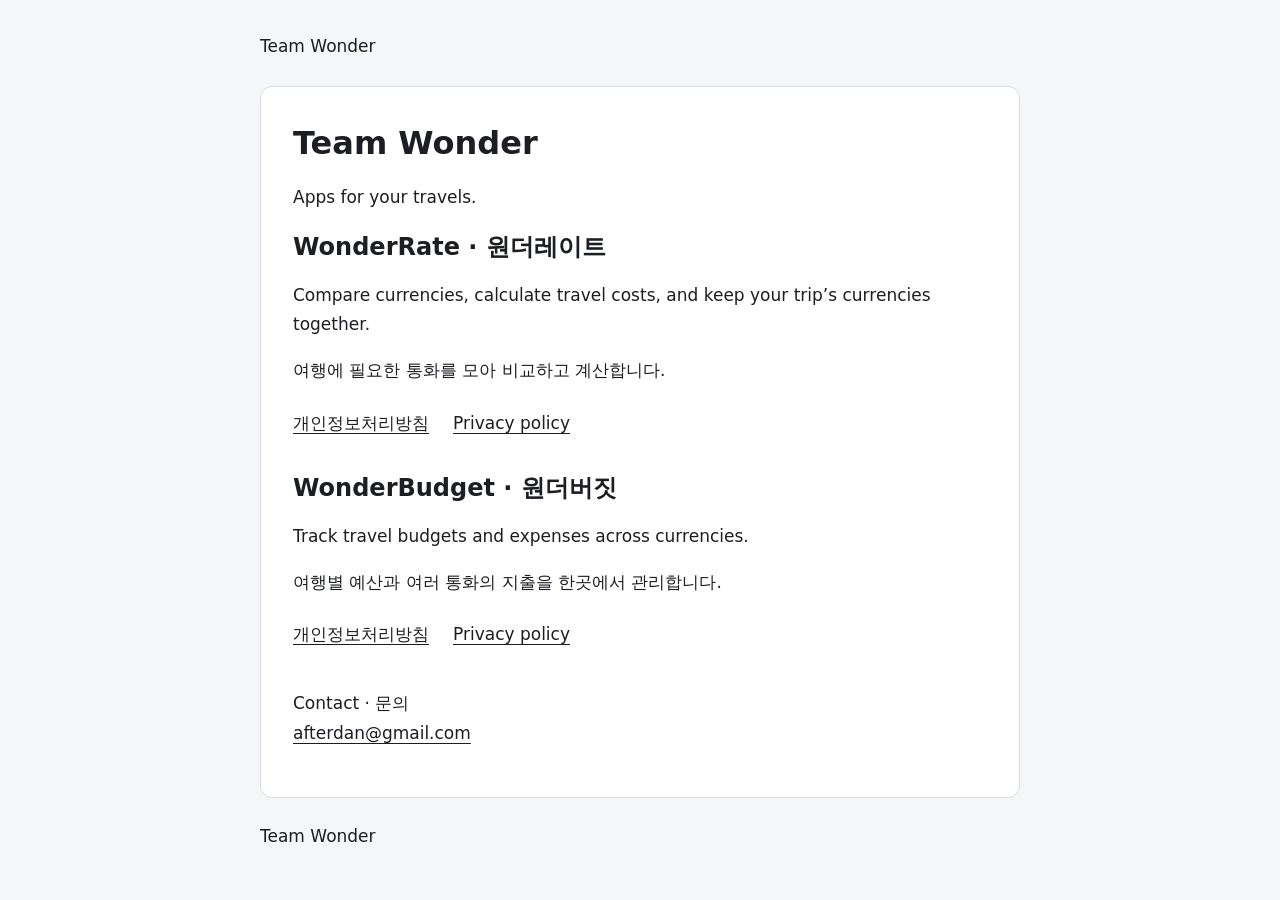
<file: index.html>
<!doctype html>
<html lang="en"><head><meta charset="utf-8"><meta name="viewport" content="width=device-width, initial-scale=1"><meta name="description" content="Team Wonder — travel apps, privacy policies, and contact."><title>Team Wonder</title><link rel="stylesheet" href="style.css"></head><body><header>Team Wonder</header><main><h1>Team Wonder</h1><p>Apps for your travels.</p><h2>WonderRate · 원더레이트</h2><p>Compare currencies, calculate travel costs, and keep your trip’s currencies together.</p><p lang="ko">여행에 필요한 통화를 모아 비교하고 계산합니다.</p><nav aria-label="WonderRate privacy policy"><a href="wonderrate/privacy/#ko" lang="ko">개인정보처리방침</a><a href="wonderrate/privacy/#en">Privacy policy</a></nav><h2>WonderBudget · 원더버짓</h2><p>Track travel budgets and expenses across currencies.</p><p lang="ko">여행별 예산과 여러 통화의 지출을 한곳에서 관리합니다.</p><nav aria-label="WonderBudget privacy policy"><a href="wonderbudget/privacy/#ko" lang="ko">개인정보처리방침</a><a href="wonderbudget/privacy/#en">Privacy policy</a></nav><p class="contact">Contact · 문의<br><a href="mailto:afterdan@gmail.com">afterdan@gmail.com</a></p></main><footer>Team Wonder</footer></body></html>
</file>
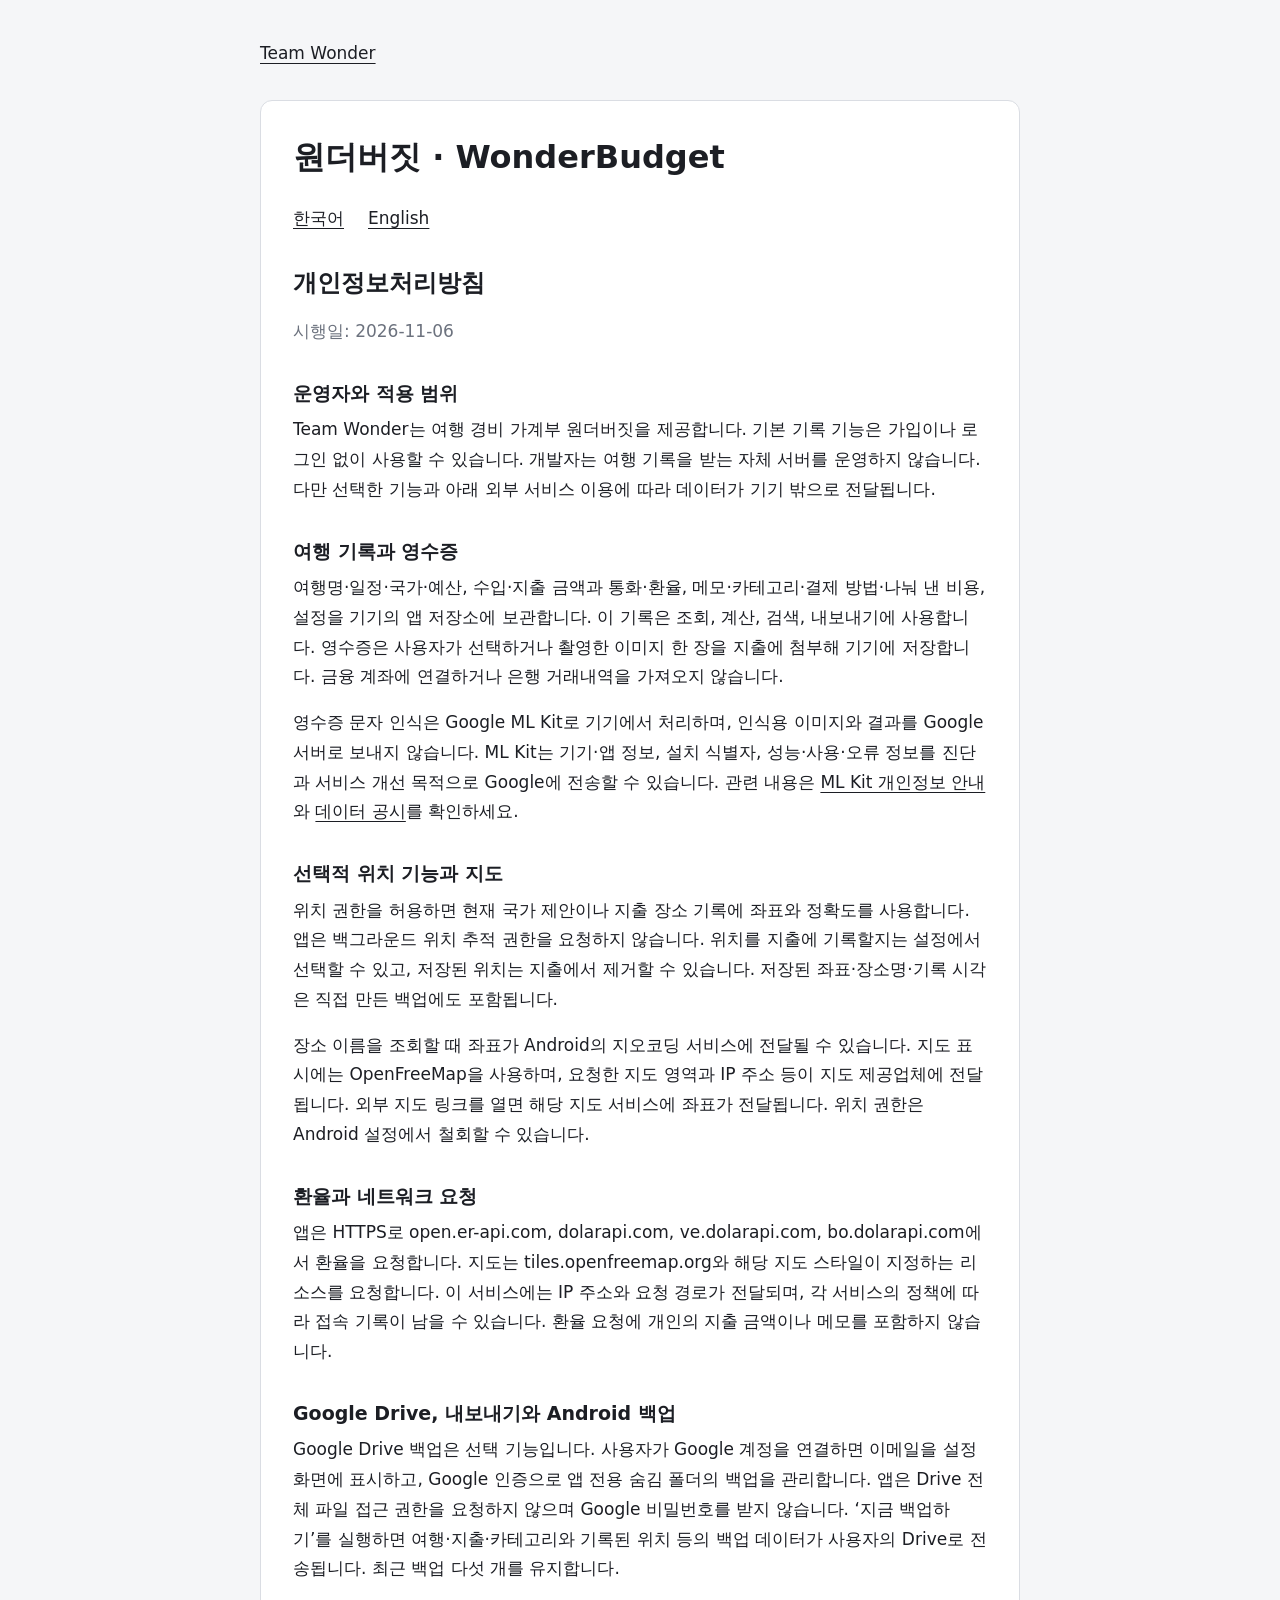
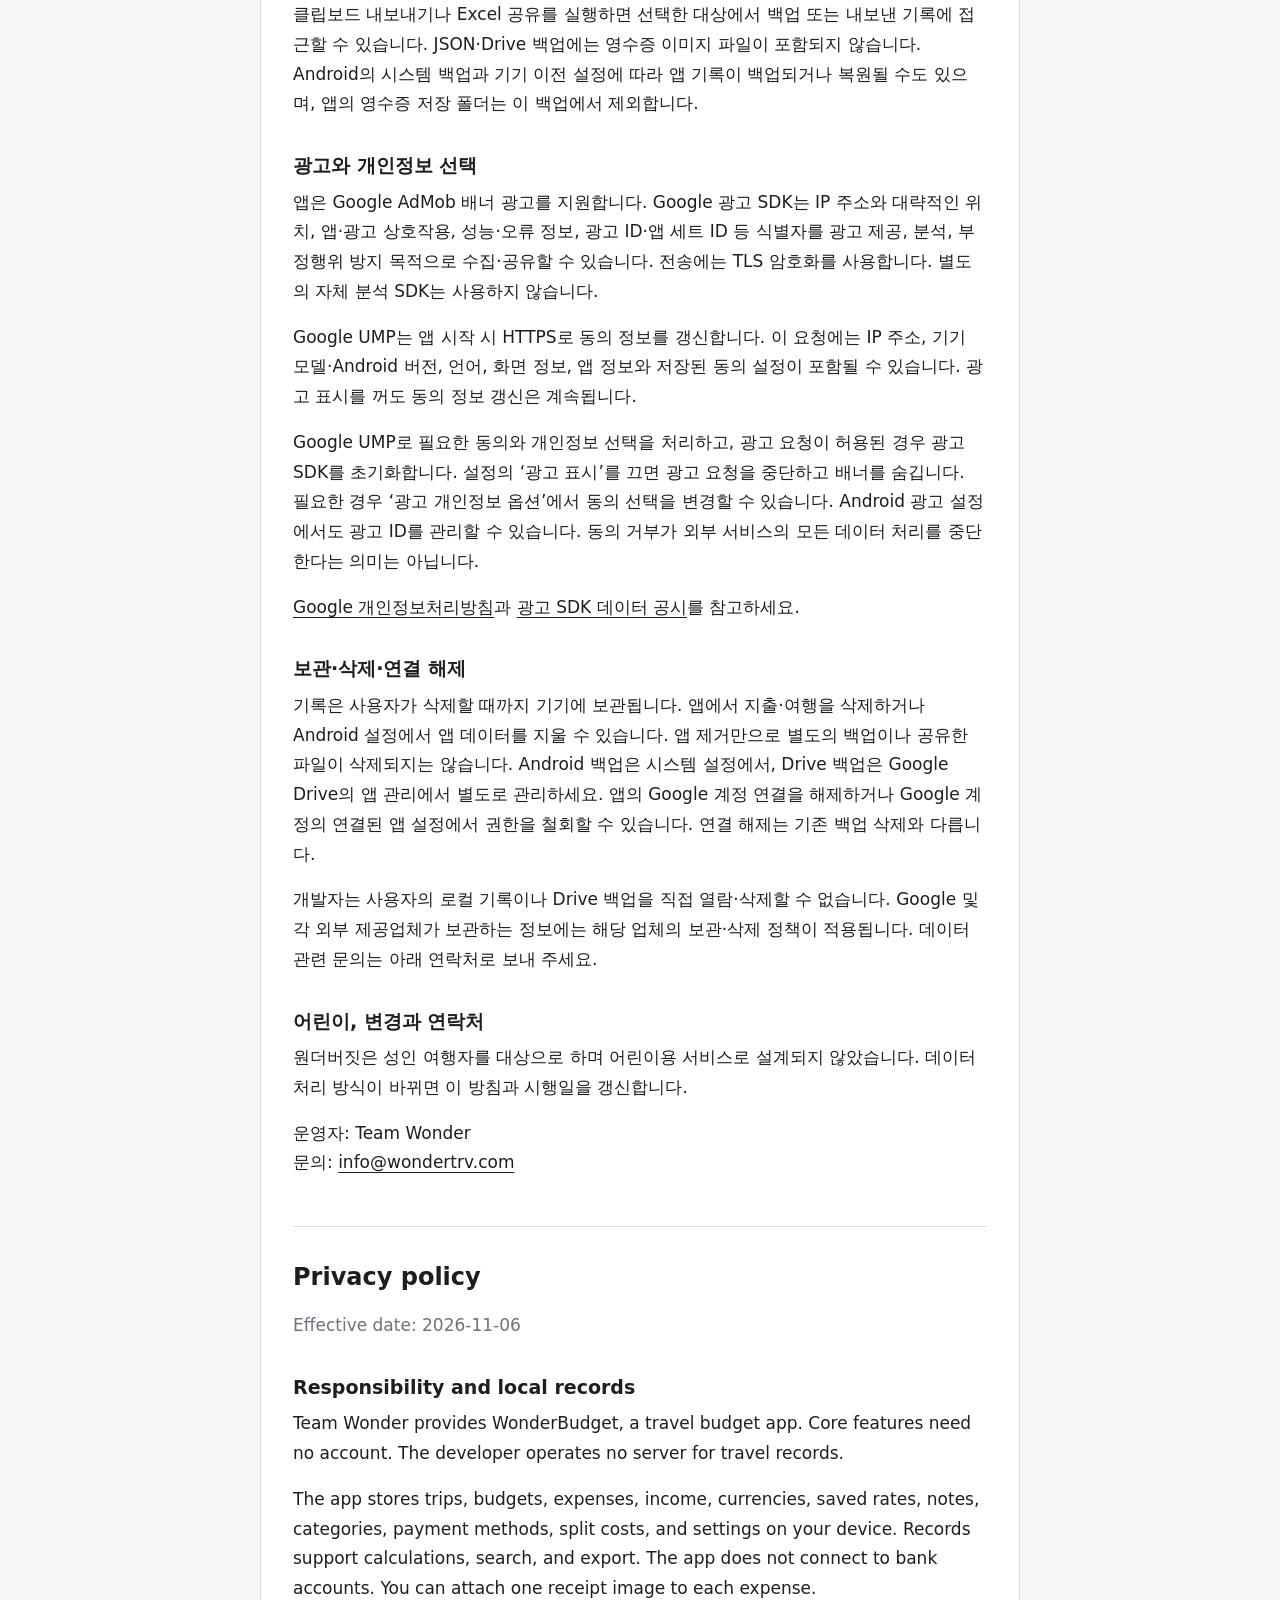
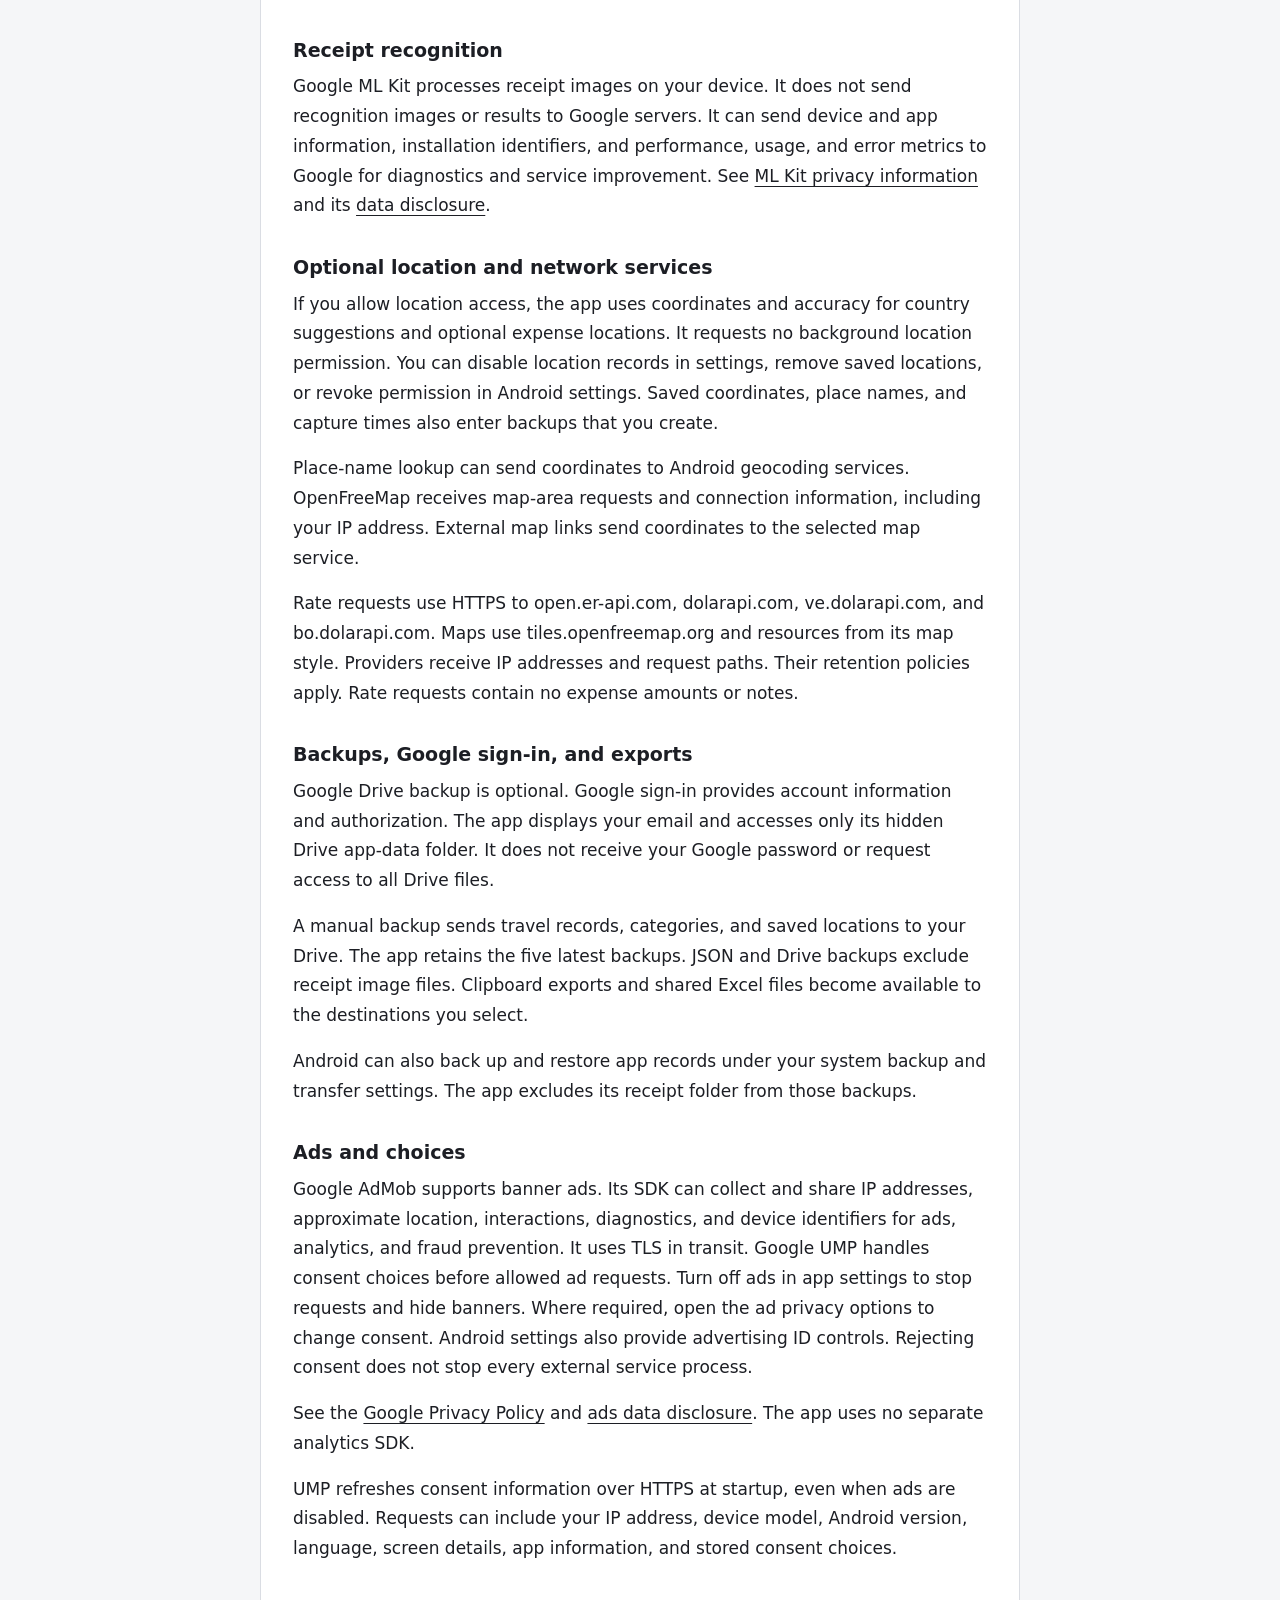
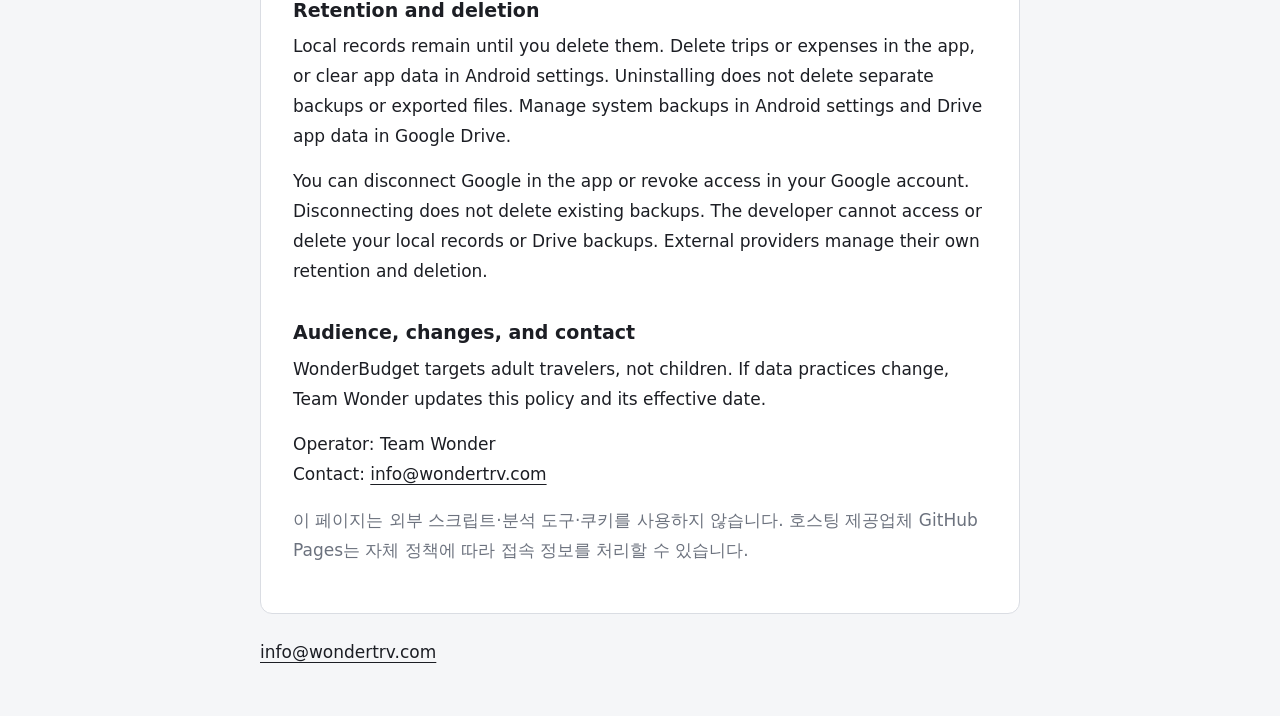
<file: wonderbudget/privacy/index.html>
<!doctype html>
<html lang="ko">
<head>
  <meta charset="utf-8">
  <meta name="viewport" content="width=device-width, initial-scale=1">
  <meta name="description" content="원더버짓(WonderBudget)의 개인정보처리방침과 데이터 관리 안내입니다.">
  <title>WonderBudget — 개인정보처리방침 / Privacy policy</title>
  <link rel="stylesheet" href="../../style.css">
</head>
<body>
<header><a href="../../">Team Wonder</a></header>
<main>
  <h1>원더버짓 · WonderBudget</h1>
  <nav aria-label="Language / 언어"><a href="#ko" lang="ko">한국어</a><a href="#en" lang="en">English</a></nav>
  <article id="ko" lang="ko" aria-labelledby="ko-title">
    <h2 id="ko-title">개인정보처리방침</h2>
    <p class="meta">시행일: <time datetime="2026-11-06">2026-11-06</time></p>
    <h3>운영자와 적용 범위</h3>
    <p>Team Wonder는 여행 경비 가계부 원더버짓을 제공합니다. 기본 기록 기능은 가입이나 로그인 없이 사용할 수 있습니다. 개발자는 여행 기록을 받는 자체 서버를 운영하지 않습니다. 다만 선택한 기능과 아래 외부 서비스 이용에 따라 데이터가 기기 밖으로 전달됩니다.</p>
    <h3>여행 기록과 영수증</h3>
    <p>여행명·일정·국가·예산, 수입·지출 금액과 통화·환율, 메모·카테고리·결제 방법·나눠 낸 비용, 설정을 기기의 앱 저장소에 보관합니다. 이 기록은 조회, 계산, 검색, 내보내기에 사용합니다. 영수증은 사용자가 선택하거나 촬영한 이미지 한 장을 지출에 첨부해 기기에 저장합니다. 금융 계좌에 연결하거나 은행 거래내역을 가져오지 않습니다.</p>
    <p>영수증 문자 인식은 Google ML Kit로 기기에서 처리하며, 인식용 이미지와 결과를 Google 서버로 보내지 않습니다. ML Kit는 기기·앱 정보, 설치 식별자, 성능·사용·오류 정보를 진단과 서비스 개선 목적으로 Google에 전송할 수 있습니다. 관련 내용은 <a href="https://developers.google.com/ml-kit/terms">ML Kit 개인정보 안내</a>와 <a href="https://developers.google.com/ml-kit/android-data-disclosure">데이터 공시</a>를 확인하세요.</p>
    <h3>선택적 위치 기능과 지도</h3>
    <p>위치 권한을 허용하면 현재 국가 제안이나 지출 장소 기록에 좌표와 정확도를 사용합니다. 앱은 백그라운드 위치 추적 권한을 요청하지 않습니다. 위치를 지출에 기록할지는 설정에서 선택할 수 있고, 저장된 위치는 지출에서 제거할 수 있습니다. 저장된 좌표·장소명·기록 시각은 직접 만든 백업에도 포함됩니다.</p>
    <p>장소 이름을 조회할 때 좌표가 Android의 지오코딩 서비스에 전달될 수 있습니다. 지도 표시에는 OpenFreeMap을 사용하며, 요청한 지도 영역과 IP 주소 등이 지도 제공업체에 전달됩니다. 외부 지도 링크를 열면 해당 지도 서비스에 좌표가 전달됩니다. 위치 권한은 Android 설정에서 철회할 수 있습니다.</p>
    <h3>환율과 네트워크 요청</h3>
    <p>앱은 HTTPS로 open.er-api.com, dolarapi.com, ve.dolarapi.com, bo.dolarapi.com에서 환율을 요청합니다. 지도는 tiles.openfreemap.org와 해당 지도 스타일이 지정하는 리소스를 요청합니다. 이 서비스에는 IP 주소와 요청 경로가 전달되며, 각 서비스의 정책에 따라 접속 기록이 남을 수 있습니다. 환율 요청에 개인의 지출 금액이나 메모를 포함하지 않습니다.</p>
    <h3>Google Drive, 내보내기와 Android 백업</h3>
    <p>Google Drive 백업은 선택 기능입니다. 사용자가 Google 계정을 연결하면 이메일을 설정 화면에 표시하고, Google 인증으로 앱 전용 숨김 폴더의 백업을 관리합니다. 앱은 Drive 전체 파일 접근 권한을 요청하지 않으며 Google 비밀번호를 받지 않습니다. ‘지금 백업하기’를 실행하면 여행·지출·카테고리와 기록된 위치 등의 백업 데이터가 사용자의 Drive로 전송됩니다. 최근 백업 다섯 개를 유지합니다.</p>
    <p>클립보드 내보내기나 Excel 공유를 실행하면 선택한 대상에서 백업 또는 내보낸 기록에 접근할 수 있습니다. JSON·Drive 백업에는 영수증 이미지 파일이 포함되지 않습니다. Android의 시스템 백업과 기기 이전 설정에 따라 앱 기록이 백업되거나 복원될 수도 있으며, 앱의 영수증 저장 폴더는 이 백업에서 제외합니다.</p>
    <h3>광고와 개인정보 선택</h3>
    <p>앱은 Google AdMob 배너 광고를 지원합니다. Google 광고 SDK는 IP 주소와 대략적인 위치, 앱·광고 상호작용, 성능·오류 정보, 광고 ID·앱 세트 ID 등 식별자를 광고 제공, 분석, 부정행위 방지 목적으로 수집·공유할 수 있습니다. 전송에는 TLS 암호화를 사용합니다. 별도의 자체 분석 SDK는 사용하지 않습니다.</p>
    <p>Google UMP는 앱 시작 시 HTTPS로 동의 정보를 갱신합니다. 이 요청에는 IP 주소, 기기 모델·Android 버전, 언어, 화면 정보, 앱 정보와 저장된 동의 설정이 포함될 수 있습니다. 광고 표시를 꺼도 동의 정보 갱신은 계속됩니다.</p>
    <p>Google UMP로 필요한 동의와 개인정보 선택을 처리하고, 광고 요청이 허용된 경우 광고 SDK를 초기화합니다. 설정의 ‘광고 표시’를 끄면 광고 요청을 중단하고 배너를 숨깁니다. 필요한 경우 ‘광고 개인정보 옵션’에서 동의 선택을 변경할 수 있습니다. Android 광고 설정에서도 광고 ID를 관리할 수 있습니다. 동의 거부가 외부 서비스의 모든 데이터 처리를 중단한다는 의미는 아닙니다.</p>
    <p><a href="https://policies.google.com/privacy?hl=ko">Google 개인정보처리방침</a>과 <a href="https://developers.google.com/admob/android/privacy/play-data-disclosure?hl=ko">광고 SDK 데이터 공시</a>를 참고하세요.</p>
    <h3>보관·삭제·연결 해제</h3>
    <p>기록은 사용자가 삭제할 때까지 기기에 보관됩니다. 앱에서 지출·여행을 삭제하거나 Android 설정에서 앱 데이터를 지울 수 있습니다. 앱 제거만으로 별도의 백업이나 공유한 파일이 삭제되지는 않습니다. Android 백업은 시스템 설정에서, Drive 백업은 Google Drive의 앱 관리에서 별도로 관리하세요. 앱의 Google 계정 연결을 해제하거나 Google 계정의 연결된 앱 설정에서 권한을 철회할 수 있습니다. 연결 해제는 기존 백업 삭제와 다릅니다.</p>
    <p>개발자는 사용자의 로컬 기록이나 Drive 백업을 직접 열람·삭제할 수 없습니다. Google 및 각 외부 제공업체가 보관하는 정보에는 해당 업체의 보관·삭제 정책이 적용됩니다. 데이터 관련 문의는 아래 연락처로 보내 주세요.</p>
    <h3>어린이, 변경과 연락처</h3>
    <p>원더버짓은 성인 여행자를 대상으로 하며 어린이용 서비스로 설계되지 않았습니다. 데이터 처리 방식이 바뀌면 이 방침과 시행일을 갱신합니다.</p>
    <p>운영자: Team Wonder<br>문의: <a href="mailto:info@wondertrv.com">info@wondertrv.com</a></p>
  </article>
  <article id="en" lang="en" aria-labelledby="en-title">
    <h2 id="en-title">Privacy policy</h2>
    <p class="meta">Effective date: <time datetime="2026-11-06">2026-11-06</time></p>
    <h3>Responsibility and local records</h3>
    <p>Team Wonder provides WonderBudget, a travel budget app. Core features need no account. The developer operates no server for travel records.</p>
    <p>The app stores trips, budgets, expenses, income, currencies, saved rates, notes, categories, payment methods, split costs, and settings on your device. Records support calculations, search, and export. The app does not connect to bank accounts. You can attach one receipt image to each expense.</p>
    <h3>Receipt recognition</h3>
    <p>Google ML Kit processes receipt images on your device. It does not send recognition images or results to Google servers. It can send device and app information, installation identifiers, and performance, usage, and error metrics to Google for diagnostics and service improvement. See <a href="https://developers.google.com/ml-kit/terms">ML Kit privacy information</a> and its <a href="https://developers.google.com/ml-kit/android-data-disclosure">data disclosure</a>.</p>
    <h3>Optional location and network services</h3>
    <p>If you allow location access, the app uses coordinates and accuracy for country suggestions and optional expense locations. It requests no background location permission. You can disable location records in settings, remove saved locations, or revoke permission in Android settings. Saved coordinates, place names, and capture times also enter backups that you create.</p>
    <p>Place-name lookup can send coordinates to Android geocoding services. OpenFreeMap receives map-area requests and connection information, including your IP address. External map links send coordinates to the selected map service.</p>
    <p>Rate requests use HTTPS to open.er-api.com, dolarapi.com, ve.dolarapi.com, and bo.dolarapi.com. Maps use tiles.openfreemap.org and resources from its map style. Providers receive IP addresses and request paths. Their retention policies apply. Rate requests contain no expense amounts or notes.</p>
    <h3>Backups, Google sign-in, and exports</h3>
    <p>Google Drive backup is optional. Google sign-in provides account information and authorization. The app displays your email and accesses only its hidden Drive app-data folder. It does not receive your Google password or request access to all Drive files.</p>
    <p>A manual backup sends travel records, categories, and saved locations to your Drive. The app retains the five latest backups. JSON and Drive backups exclude receipt image files. Clipboard exports and shared Excel files become available to the destinations you select.</p>
    <p>Android can also back up and restore app records under your system backup and transfer settings. The app excludes its receipt folder from those backups.</p>
    <h3>Ads and choices</h3>
    <p>Google AdMob supports banner ads. Its SDK can collect and share IP addresses, approximate location, interactions, diagnostics, and device identifiers for ads, analytics, and fraud prevention. It uses TLS in transit. Google UMP handles consent choices before allowed ad requests. Turn off ads in app settings to stop requests and hide banners. Where required, open the ad privacy options to change consent. Android settings also provide advertising ID controls. Rejecting consent does not stop every external service process.</p>
    <p>See the <a href="https://policies.google.com/privacy">Google Privacy Policy</a> and <a href="https://developers.google.com/admob/android/privacy/play-data-disclosure">ads data disclosure</a>. The app uses no separate analytics SDK.</p>
    <p>UMP refreshes consent information over HTTPS at startup, even when ads are disabled. Requests can include your IP address, device model, Android version, language, screen details, app information, and stored consent choices.</p>
    <h3>Retention and deletion</h3>
    <p>Local records remain until you delete them. Delete trips or expenses in the app, or clear app data in Android settings. Uninstalling does not delete separate backups or exported files. Manage system backups in Android settings and Drive app data in Google Drive.</p>
    <p>You can disconnect Google in the app or revoke access in your Google account. Disconnecting does not delete existing backups. The developer cannot access or delete your local records or Drive backups. External providers manage their own retention and deletion.</p>
    <h3>Audience, changes, and contact</h3>
    <p>WonderBudget targets adult travelers, not children. If data practices change, Team Wonder updates this policy and its effective date.</p>
    <p>Operator: Team Wonder<br>Contact: <a href="mailto:info@wondertrv.com">info@wondertrv.com</a></p>
  </article>
  <p class="meta">이 페이지는 외부 스크립트·분석 도구·쿠키를 사용하지 않습니다. 호스팅 제공업체 GitHub Pages는 자체 정책에 따라 접속 정보를 처리할 수 있습니다.</p>
</main>
<footer><a href="mailto:info@wondertrv.com">info@wondertrv.com</a></footer>
</body>
</html>
</file>
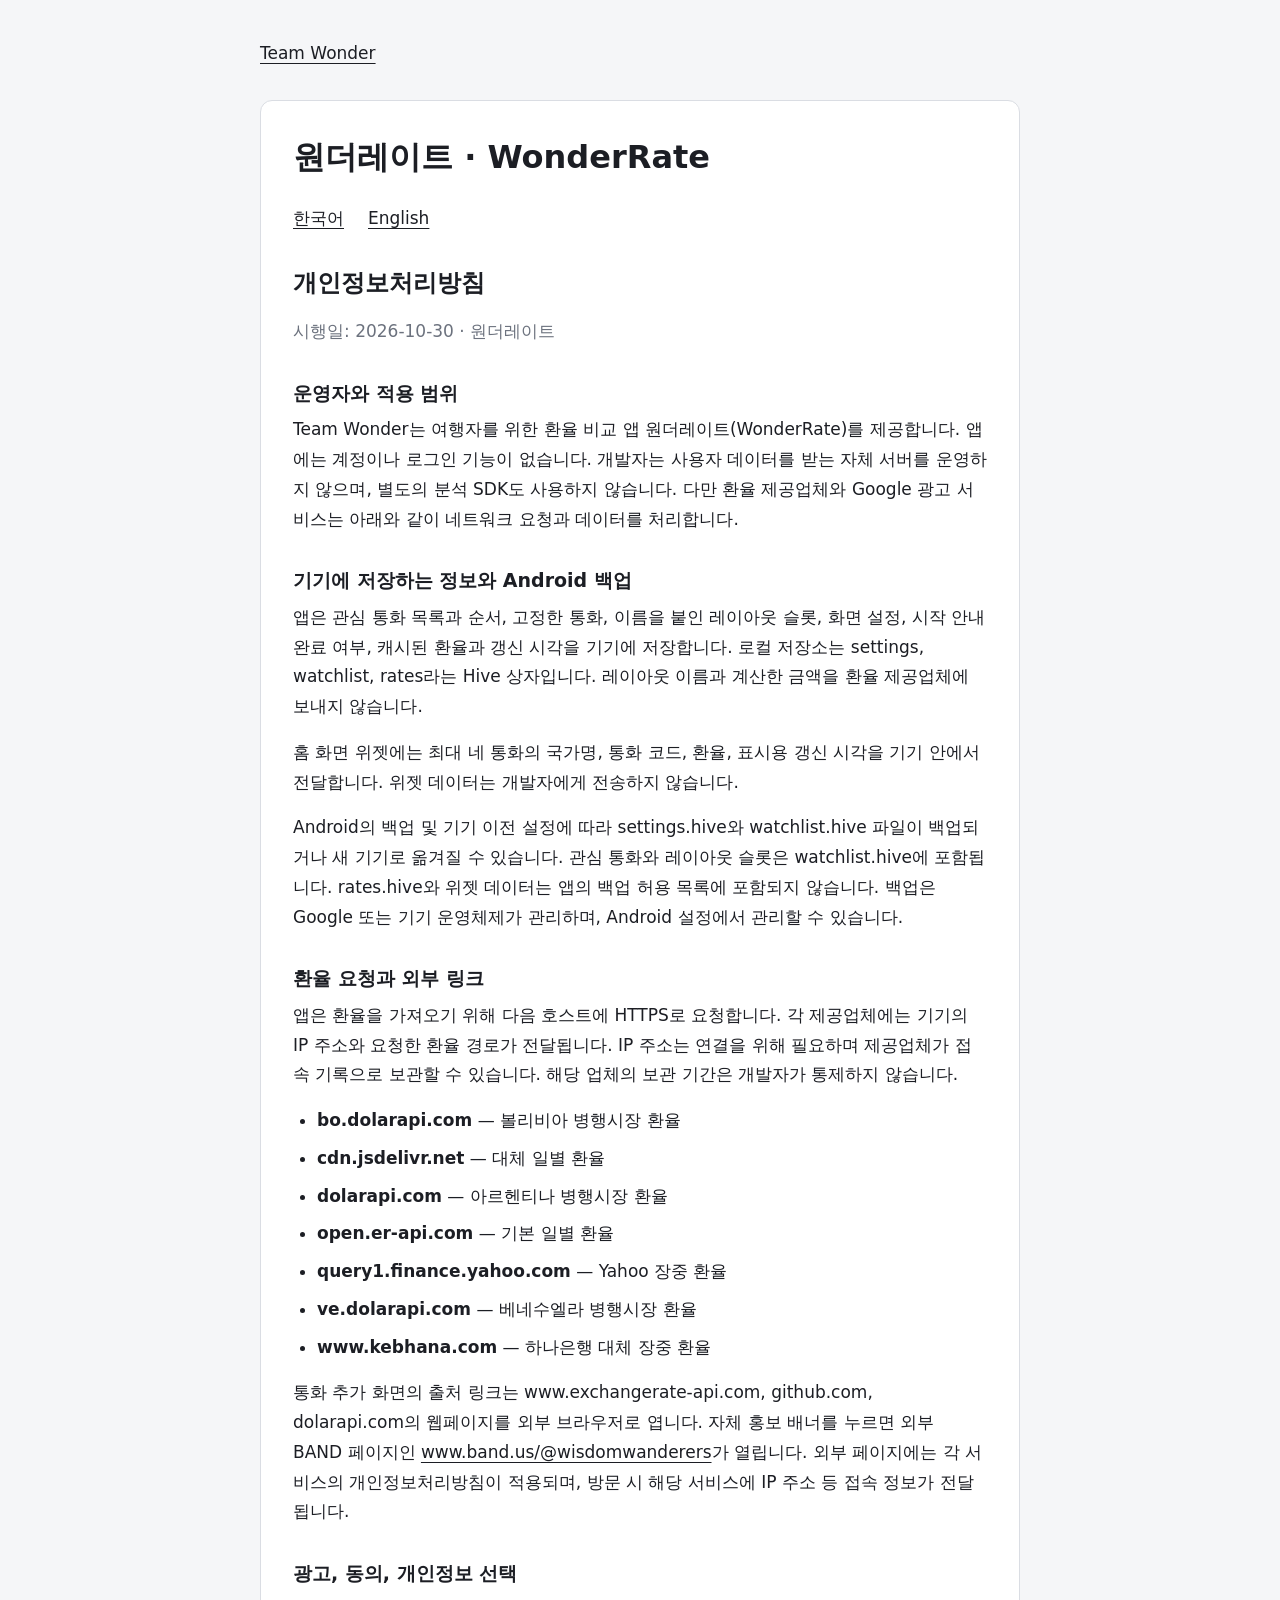
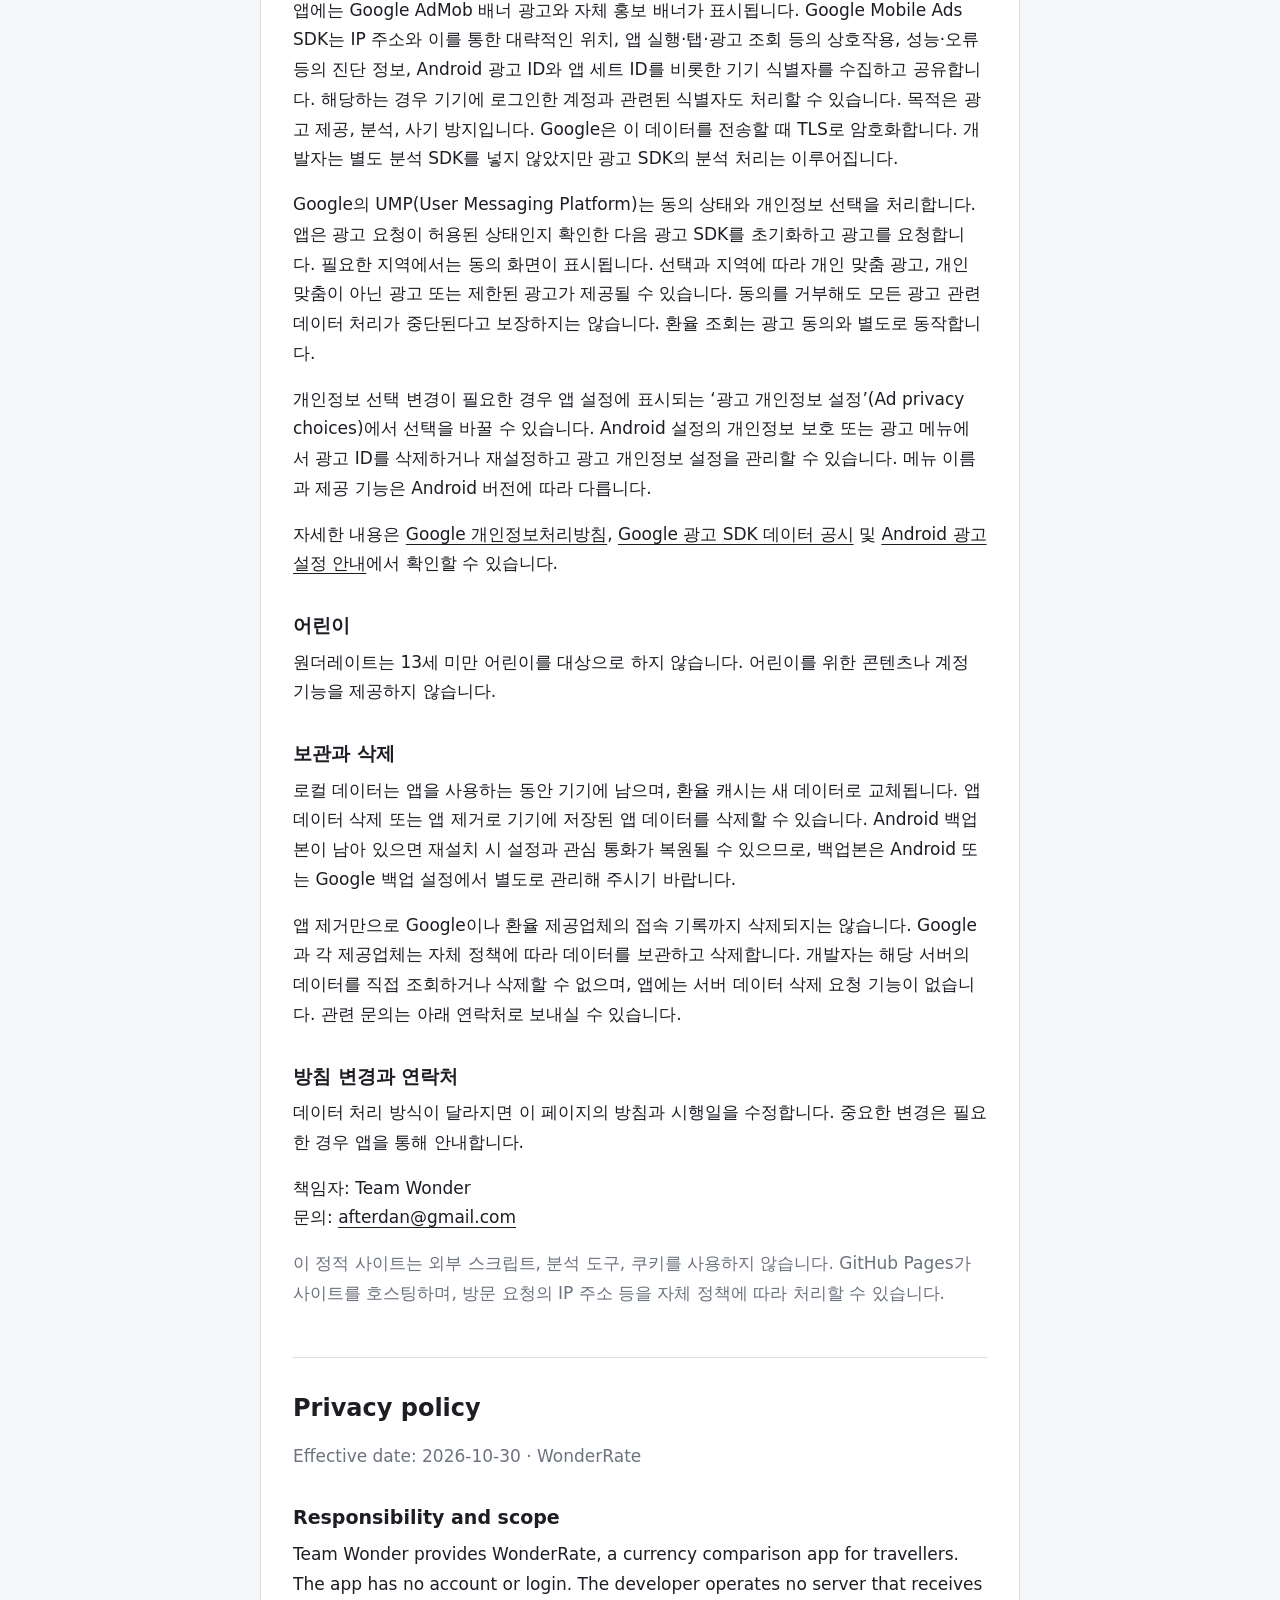
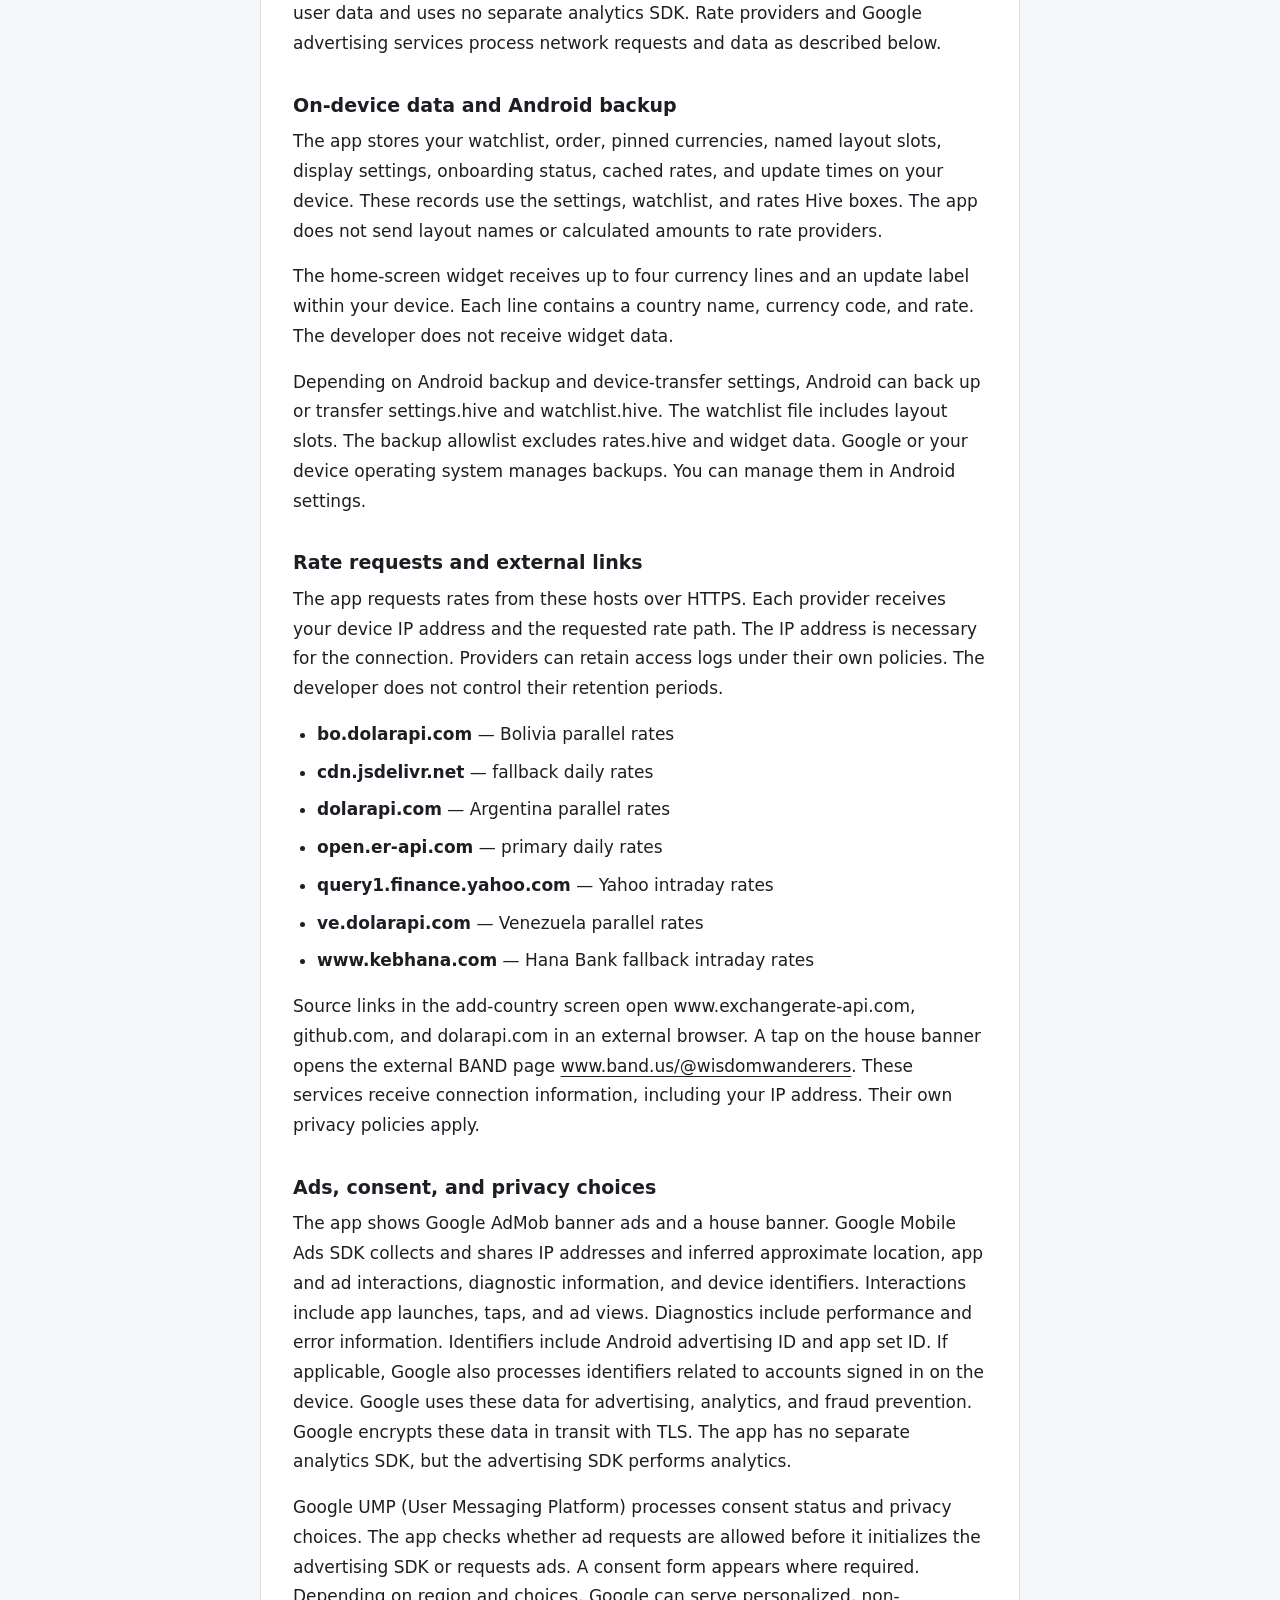
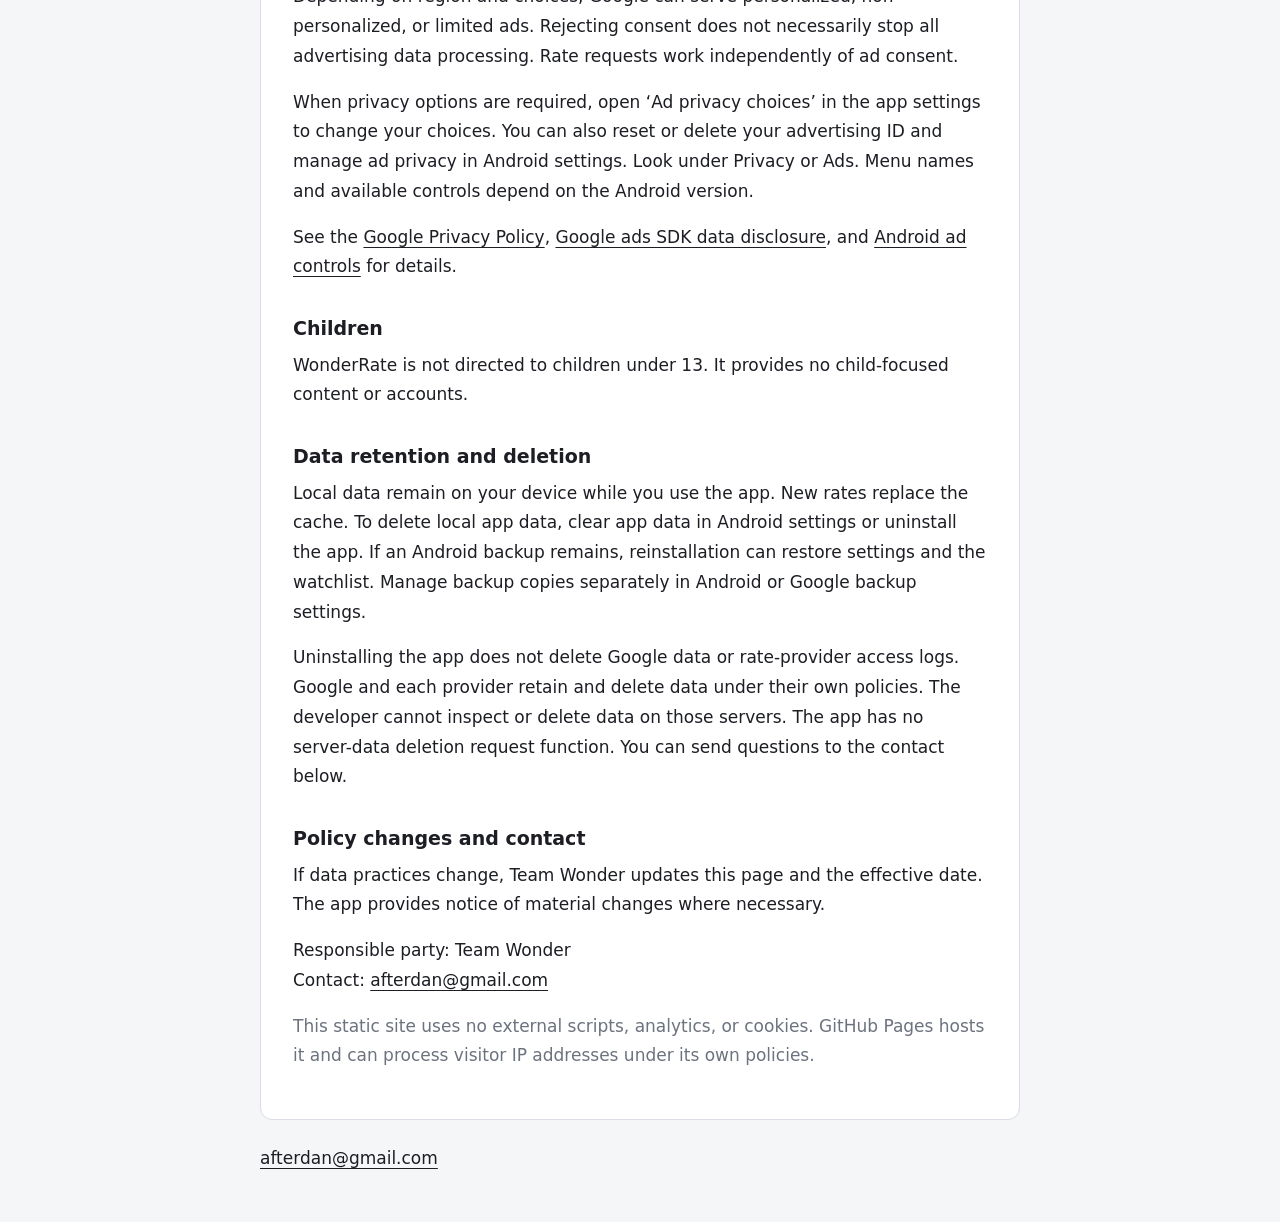
<file: wonderrate/privacy/index.html>
<!doctype html>
<html lang="ko"><head><meta charset="utf-8"><meta name="viewport" content="width=device-width, initial-scale=1"><meta name="description" content="Team Wonder — WonderRate privacy policy and contact."><title>WonderRate — Privacy policy / 개인정보처리방침</title><link rel="stylesheet" href="../../style.css"></head><body><header><a href="../../">Team Wonder</a></header><main><h1>원더레이트 · WonderRate</h1><nav aria-label="Language / 언어"><a href="#ko" lang="ko">한국어</a><a href="#en" lang="en">English</a></nav><article id="ko" lang="ko" aria-labelledby="ko-title">
<h2 id="ko-title">개인정보처리방침</h2>
<p class="meta">시행일: <time datetime="2026-10-30">2026-10-30</time> · 원더레이트</p>
<h3>운영자와 적용 범위</h3>
<p>Team Wonder는 여행자를 위한 환율 비교 앱 원더레이트(WonderRate)를 제공합니다. 앱에는 계정이나 로그인 기능이 없습니다. 개발자는 사용자 데이터를 받는 자체 서버를 운영하지 않으며, 별도의 분석 SDK도 사용하지 않습니다. 다만 환율 제공업체와 Google 광고 서비스는 아래와 같이 네트워크 요청과 데이터를 처리합니다.</p>
<h3>기기에 저장하는 정보와 Android 백업</h3>
<p>앱은 관심 통화 목록과 순서, 고정한 통화, 이름을 붙인 레이아웃 슬롯, 화면 설정, 시작 안내 완료 여부, 캐시된 환율과 갱신 시각을 기기에 저장합니다. 로컬 저장소는 settings, watchlist, rates라는 Hive 상자입니다. 레이아웃 이름과 계산한 금액을 환율 제공업체에 보내지 않습니다.</p>
<p>홈 화면 위젯에는 최대 네 통화의 국가명, 통화 코드, 환율, 표시용 갱신 시각을 기기 안에서 전달합니다. 위젯 데이터는 개발자에게 전송하지 않습니다.</p>
<p>Android의 백업 및 기기 이전 설정에 따라 settings.hive와 watchlist.hive 파일이 백업되거나 새 기기로 옮겨질 수 있습니다. 관심 통화와 레이아웃 슬롯은 watchlist.hive에 포함됩니다. rates.hive와 위젯 데이터는 앱의 백업 허용 목록에 포함되지 않습니다. 백업은 Google 또는 기기 운영체제가 관리하며, Android 설정에서 관리할 수 있습니다.</p>
<h3>환율 요청과 외부 링크</h3>
<p>앱은 환율을 가져오기 위해 다음 호스트에 HTTPS로 요청합니다. 각 제공업체에는 기기의 IP 주소와 요청한 환율 경로가 전달됩니다. IP 주소는 연결을 위해 필요하며 제공업체가 접속 기록으로 보관할 수 있습니다. 해당 업체의 보관 기간은 개발자가 통제하지 않습니다.</p>
<ul class="hosts"><li><strong>bo.dolarapi.com</strong> — 볼리비아 병행시장 환율</li><li><strong>cdn.jsdelivr.net</strong> — 대체 일별 환율</li><li><strong>dolarapi.com</strong> — 아르헨티나 병행시장 환율</li><li><strong>open.er-api.com</strong> — 기본 일별 환율</li><li><strong>query1.finance.yahoo.com</strong> — Yahoo 장중 환율</li><li><strong>ve.dolarapi.com</strong> — 베네수엘라 병행시장 환율</li><li><strong>www.kebhana.com</strong> — 하나은행 대체 장중 환율</li></ul>
<p>통화 추가 화면의 출처 링크는 www.exchangerate-api.com, github.com, dolarapi.com의 웹페이지를 외부 브라우저로 엽니다. 자체 홍보 배너를 누르면 외부 BAND 페이지인 <a href="https://www.band.us/@wisdomwanderers">www.band.us/@wisdomwanderers</a>가 열립니다. 외부 페이지에는 각 서비스의 개인정보처리방침이 적용되며, 방문 시 해당 서비스에 IP 주소 등 접속 정보가 전달됩니다.</p>
<h3>광고, 동의, 개인정보 선택</h3>
<p>앱에는 Google AdMob 배너 광고와 자체 홍보 배너가 표시됩니다. Google Mobile Ads SDK는 IP 주소와 이를 통한 대략적인 위치, 앱 실행·탭·광고 조회 등의 상호작용, 성능·오류 등의 진단 정보, Android 광고 ID와 앱 세트 ID를 비롯한 기기 식별자를 수집하고 공유합니다. 해당하는 경우 기기에 로그인한 계정과 관련된 식별자도 처리할 수 있습니다. 목적은 광고 제공, 분석, 사기 방지입니다. Google은 이 데이터를 전송할 때 TLS로 암호화합니다. 개발자는 별도 분석 SDK를 넣지 않았지만 광고 SDK의 분석 처리는 이루어집니다.</p>
<p>Google의 UMP(User Messaging Platform)는 동의 상태와 개인정보 선택을 처리합니다. 앱은 광고 요청이 허용된 상태인지 확인한 다음 광고 SDK를 초기화하고 광고를 요청합니다. 필요한 지역에서는 동의 화면이 표시됩니다. 선택과 지역에 따라 개인 맞춤 광고, 개인 맞춤이 아닌 광고 또는 제한된 광고가 제공될 수 있습니다. 동의를 거부해도 모든 광고 관련 데이터 처리가 중단된다고 보장하지는 않습니다. 환율 조회는 광고 동의와 별도로 동작합니다.</p>
<p>개인정보 선택 변경이 필요한 경우 앱 설정에 표시되는 ‘광고 개인정보 설정’(Ad privacy choices)에서 선택을 바꿀 수 있습니다. Android 설정의 개인정보 보호 또는 광고 메뉴에서 광고 ID를 삭제하거나 재설정하고 광고 개인정보 설정을 관리할 수 있습니다. 메뉴 이름과 제공 기능은 Android 버전에 따라 다릅니다.</p>
<p>자세한 내용은 <a href="https://policies.google.com/privacy?hl=ko">Google 개인정보처리방침</a>, <a href="https://developers.google.com/admob/android/privacy/play-data-disclosure?hl=ko">Google 광고 SDK 데이터 공시</a> 및 <a href="https://support.google.com/My-Ad-Center-Help/answer/12155764?hl=ko">Android 광고 설정 안내</a>에서 확인할 수 있습니다.</p>
<h3>어린이</h3>
<p>원더레이트는 13세 미만 어린이를 대상으로 하지 않습니다. 어린이를 위한 콘텐츠나 계정 기능을 제공하지 않습니다.</p>
<h3>보관과 삭제</h3>
<p>로컬 데이터는 앱을 사용하는 동안 기기에 남으며, 환율 캐시는 새 데이터로 교체됩니다. 앱 데이터 삭제 또는 앱 제거로 기기에 저장된 앱 데이터를 삭제할 수 있습니다. Android 백업본이 남아 있으면 재설치 시 설정과 관심 통화가 복원될 수 있으므로, 백업본은 Android 또는 Google 백업 설정에서 별도로 관리해 주시기 바랍니다.</p>
<p>앱 제거만으로 Google이나 환율 제공업체의 접속 기록까지 삭제되지는 않습니다. Google과 각 제공업체는 자체 정책에 따라 데이터를 보관하고 삭제합니다. 개발자는 해당 서버의 데이터를 직접 조회하거나 삭제할 수 없으며, 앱에는 서버 데이터 삭제 요청 기능이 없습니다. 관련 문의는 아래 연락처로 보내실 수 있습니다.</p>
<h3>방침 변경과 연락처</h3>
<p>데이터 처리 방식이 달라지면 이 페이지의 방침과 시행일을 수정합니다. 중요한 변경은 필요한 경우 앱을 통해 안내합니다.</p>
<p>책임자: Team Wonder<br>문의: <a href="mailto:afterdan@gmail.com">afterdan@gmail.com</a></p>
<p class="meta">이 정적 사이트는 외부 스크립트, 분석 도구, 쿠키를 사용하지 않습니다. GitHub Pages가 사이트를 호스팅하며, 방문 요청의 IP 주소 등을 자체 정책에 따라 처리할 수 있습니다.</p>
</article><article id="en" lang="en" aria-labelledby="en-title">
<h2 id="en-title">Privacy policy</h2>
<p class="meta">Effective date: <time datetime="2026-10-30">2026-10-30</time> · WonderRate</p>
<h3>Responsibility and scope</h3>
<p>Team Wonder provides WonderRate, a currency comparison app for travellers. The app has no account or login. The developer operates no server that receives user data and uses no separate analytics SDK. Rate providers and Google advertising services process network requests and data as described below.</p>
<h3>On-device data and Android backup</h3>
<p>The app stores your watchlist, order, pinned currencies, named layout slots, display settings, onboarding status, cached rates, and update times on your device. These records use the settings, watchlist, and rates Hive boxes. The app does not send layout names or calculated amounts to rate providers.</p>
<p>The home-screen widget receives up to four currency lines and an update label within your device. Each line contains a country name, currency code, and rate. The developer does not receive widget data.</p>
<p>Depending on Android backup and device-transfer settings, Android can back up or transfer settings.hive and watchlist.hive. The watchlist file includes layout slots. The backup allowlist excludes rates.hive and widget data. Google or your device operating system manages backups. You can manage them in Android settings.</p>
<h3>Rate requests and external links</h3>
<p>The app requests rates from these hosts over HTTPS. Each provider receives your device IP address and the requested rate path. The IP address is necessary for the connection. Providers can retain access logs under their own policies. The developer does not control their retention periods.</p>
<ul class="hosts"><li><strong>bo.dolarapi.com</strong> — Bolivia parallel rates</li><li><strong>cdn.jsdelivr.net</strong> — fallback daily rates</li><li><strong>dolarapi.com</strong> — Argentina parallel rates</li><li><strong>open.er-api.com</strong> — primary daily rates</li><li><strong>query1.finance.yahoo.com</strong> — Yahoo intraday rates</li><li><strong>ve.dolarapi.com</strong> — Venezuela parallel rates</li><li><strong>www.kebhana.com</strong> — Hana Bank fallback intraday rates</li></ul>
<p>Source links in the add-country screen open www.exchangerate-api.com, github.com, and dolarapi.com in an external browser. A tap on the house banner opens the external BAND page <a href="https://www.band.us/@wisdomwanderers">www.band.us/@wisdomwanderers</a>. These services receive connection information, including your IP address. Their own privacy policies apply.</p>
<h3>Ads, consent, and privacy choices</h3>
<p>The app shows Google AdMob banner ads and a house banner. Google Mobile Ads SDK collects and shares IP addresses and inferred approximate location, app and ad interactions, diagnostic information, and device identifiers. Interactions include app launches, taps, and ad views. Diagnostics include performance and error information. Identifiers include Android advertising ID and app set ID. If applicable, Google also processes identifiers related to accounts signed in on the device. Google uses these data for advertising, analytics, and fraud prevention. Google encrypts these data in transit with TLS. The app has no separate analytics SDK, but the advertising SDK performs analytics.</p>
<p>Google UMP (User Messaging Platform) processes consent status and privacy choices. The app checks whether ad requests are allowed before it initializes the advertising SDK or requests ads. A consent form appears where required. Depending on region and choices, Google can serve personalized, non-personalized, or limited ads. Rejecting consent does not necessarily stop all advertising data processing. Rate requests work independently of ad consent.</p>
<p>When privacy options are required, open ‘Ad privacy choices’ in the app settings to change your choices. You can also reset or delete your advertising ID and manage ad privacy in Android settings. Look under Privacy or Ads. Menu names and available controls depend on the Android version.</p>
<p>See the <a href="https://policies.google.com/privacy">Google Privacy Policy</a>, <a href="https://developers.google.com/admob/android/privacy/play-data-disclosure">Google ads SDK data disclosure</a>, and <a href="https://support.google.com/My-Ad-Center-Help/answer/12155764?hl=en">Android ad controls</a> for details.</p>
<h3>Children</h3>
<p>WonderRate is not directed to children under 13. It provides no child-focused content or accounts.</p>
<h3>Data retention and deletion</h3>
<p>Local data remain on your device while you use the app. New rates replace the cache. To delete local app data, clear app data in Android settings or uninstall the app. If an Android backup remains, reinstallation can restore settings and the watchlist. Manage backup copies separately in Android or Google backup settings.</p>
<p>Uninstalling the app does not delete Google data or rate-provider access logs. Google and each provider retain and delete data under their own policies. The developer cannot inspect or delete data on those servers. The app has no server-data deletion request function. You can send questions to the contact below.</p>
<h3>Policy changes and contact</h3>
<p>If data practices change, Team Wonder updates this page and the effective date. The app provides notice of material changes where necessary.</p>
<p>Responsible party: Team Wonder<br>Contact: <a href="mailto:afterdan@gmail.com">afterdan@gmail.com</a></p>
<p class="meta">This static site uses no external scripts, analytics, or cookies. GitHub Pages hosts it and can process visitor IP addresses under its own policies.</p>
</article></main><footer><a href="mailto:afterdan@gmail.com">afterdan@gmail.com</a></footer></body></html>
</file>
<file: style.css>
/* Colours come from WonderRate AppPalette.light. The system font is required by the site contract. */
:root { --bg: #F5F6F8; --surface: #FFFFFF; --text: #1C1E24; --muted: #6C727E; --border: #DADDE3; }
* { box-sizing: border-box; }
html { scroll-behavior: auto; }
body { margin: 0; background: var(--bg); color: var(--text); font: 400 17px/1.75 system-ui, -apple-system, BlinkMacSystemFont, "Apple SD Gothic Neo", "Malgun Gothic", sans-serif; }
header, main, footer { width: min(100% - 48px, 760px); margin-inline: auto; }
header { padding-block: 32px 24px; }
main { background: var(--surface); padding: 32px; border: 1px solid var(--border); border-radius: 12px; }
footer { padding-block: 24px 48px; }
h1, h2, h3 { font-weight: 700; line-height: 1.5; overflow-wrap: anywhere; }
h1 { font-size: 32px; margin: 0 0 16px; }
h2 { font-size: 24px; margin: 0 0 16px; }
h3 { font-size: 19px; margin: 32px 0 8px; }
p, ul { margin: 0 0 16px; }
ul { padding-inline-start: 24px; }
li + li { margin-top: 8px; }
a { color: var(--text); text-decoration: underline; text-underline-offset: 4px; overflow-wrap: anywhere; }
a:hover { text-decoration-thickness: 3px; }
a:focus-visible { outline: 3px solid var(--text); outline-offset: 4px; border-radius: 2px; }
nav { display: flex; flex-wrap: wrap; gap: 8px 24px; margin-bottom: 24px; }
nav a, header a { display: inline-flex; align-items: center; min-height: 44px; }
.meta { color: var(--muted); }
.hosts { overflow-wrap: anywhere; font-variant-numeric: tabular-nums; }
article + article { margin-top: 48px; padding-top: 32px; border-top: 1px solid var(--border); }
article, h2 { scroll-margin-top: 24px; }
.contact { margin-top: 32px; }
@media (max-width: 519px) {
 header, main, footer { width: calc(100% - 32px); }
 main { padding: 24px 16px; }
 h1 { font-size: 28px; }
}
</file>
